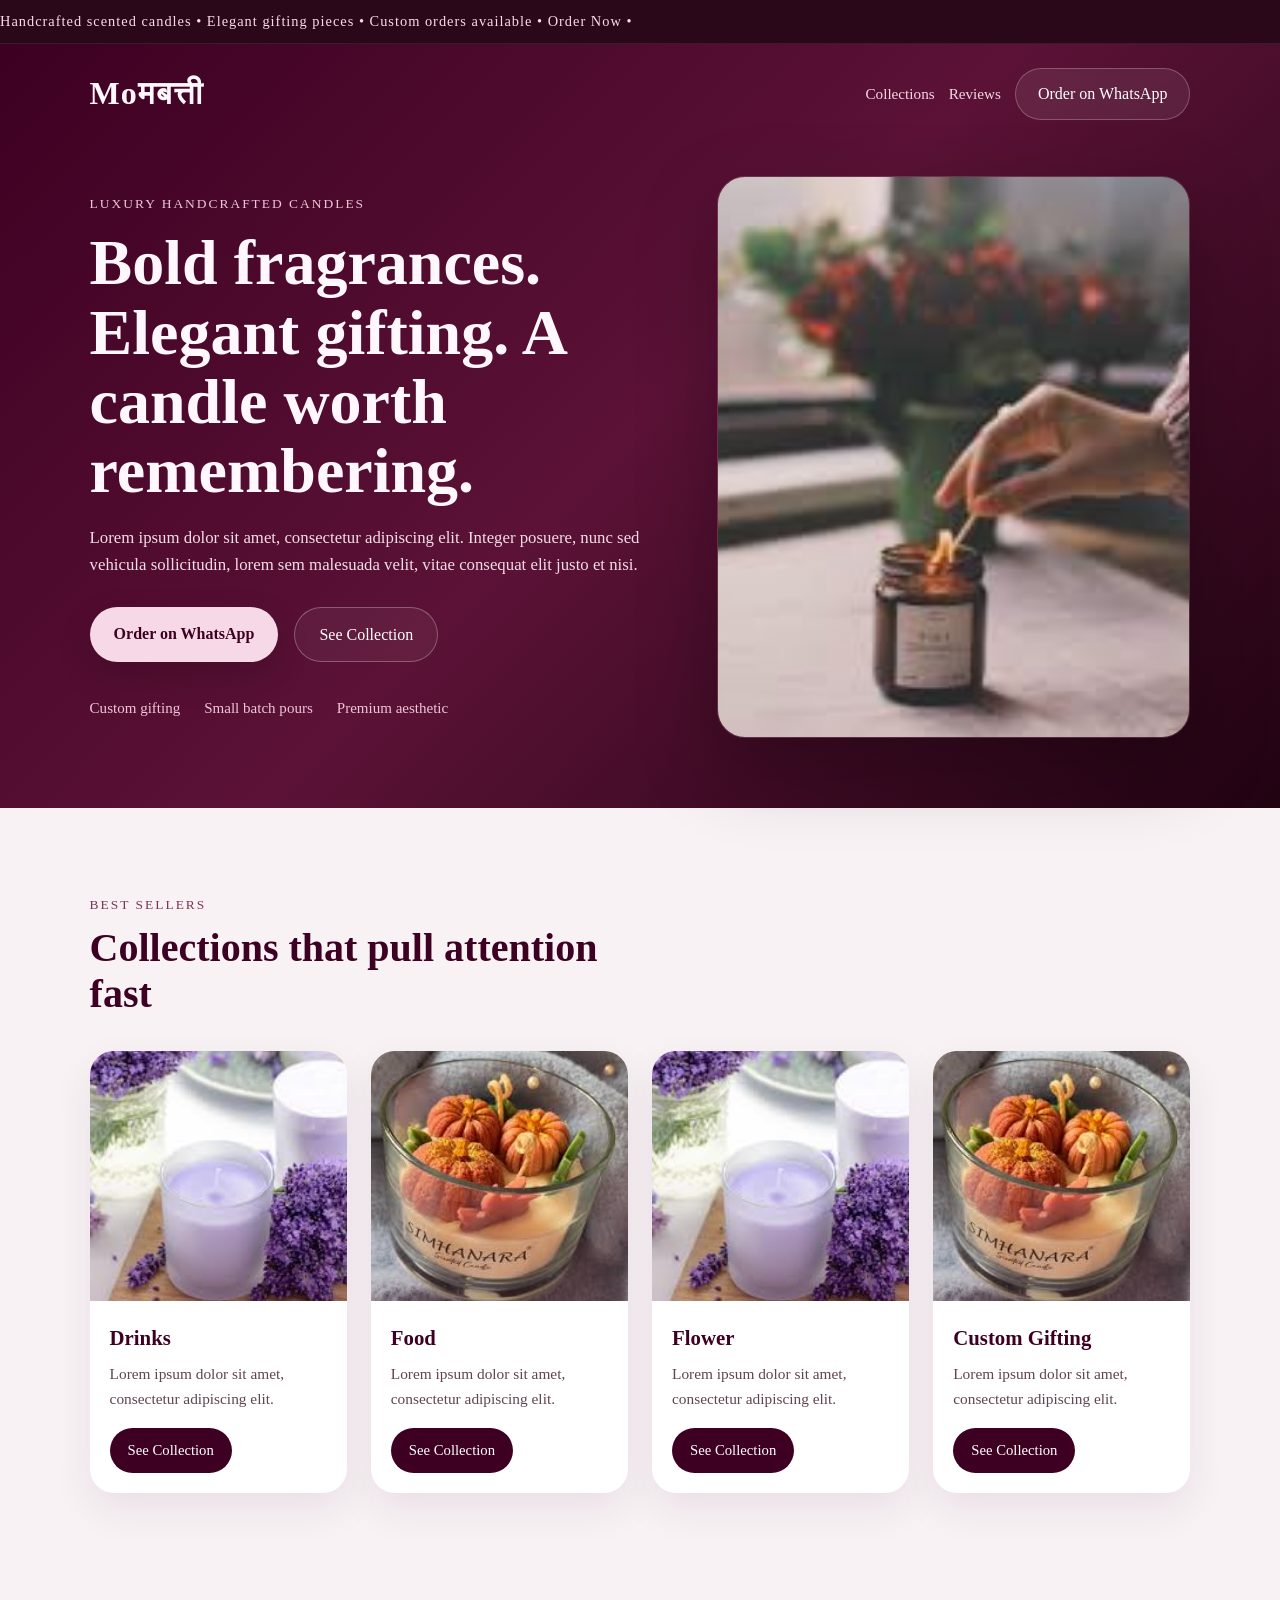
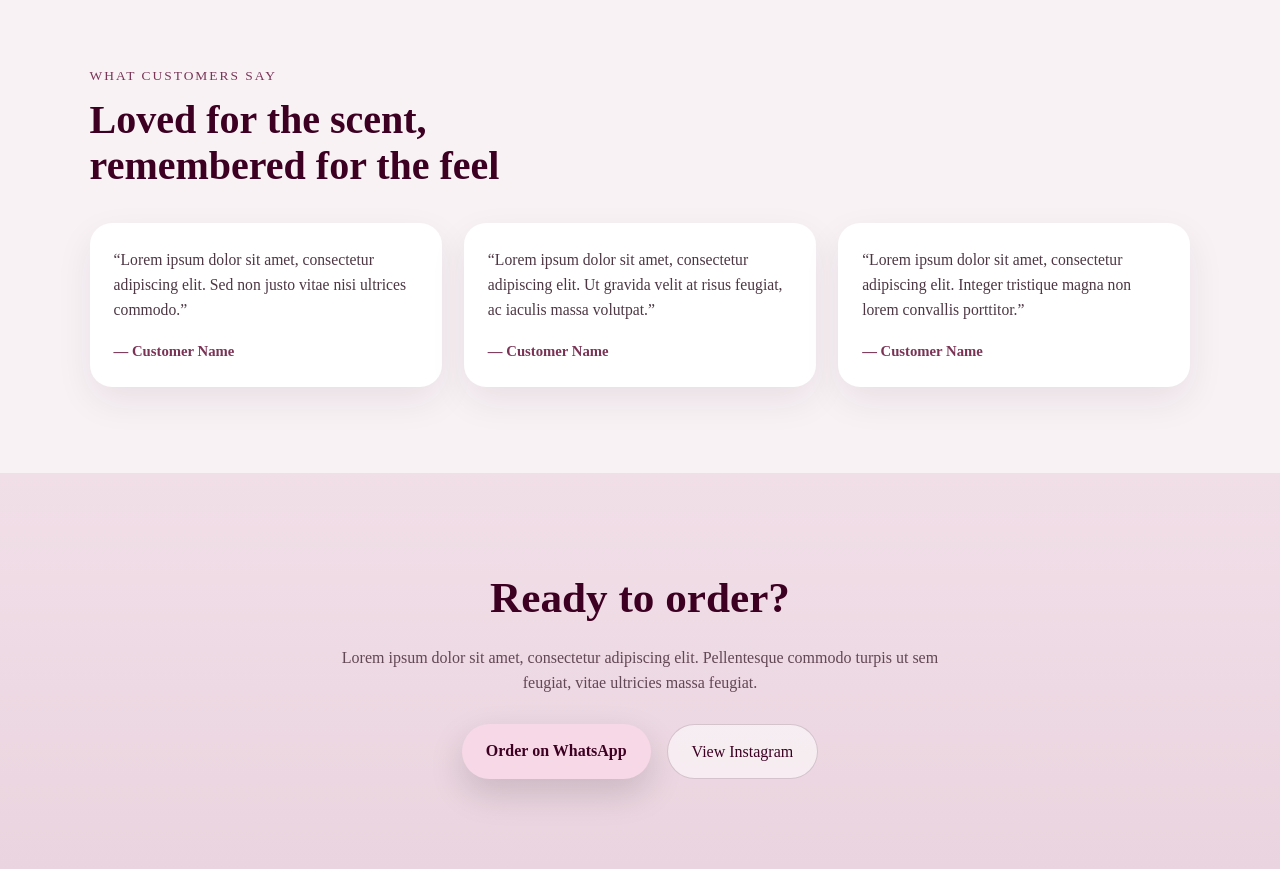
<file: index.html>
<!DOCTYPE html>
<html lang="en">
<head>
  <meta charset="UTF-8" />
  <meta name="viewport" content="width=device-width, initial-scale=1.0" />
  <title>Moमबत्ती | Premium Candles</title>
  <style>
    * { margin: 0; padding: 0; box-sizing: border-box; }
    html { scroll-behavior: smooth; }
    body {
      font-family: Georgia, "Times New Roman", serif;
      background: #f8f2f5;
      color: #2a1020;
      line-height: 1.6;
    }
    a { text-decoration: none; }
    img { display: block; width: 100%; }

    .top-strip {
      background: #2a0719;
      color: #f8dce9;
      overflow: hidden;
      white-space: nowrap;
      border-bottom: 1px solid rgba(255,255,255,0.08);
    }
   .top-strip-track {
  display: inline-block;
  padding: 10px 0;
  animation: moveStrip 3s linear infinite alternate;
  font-size: 0.9rem;
  letter-spacing: 1px;
}
@keyframes moveStrip {
  from {
    transform: translateX(0%);
  }
  to {
    transform: translateX(-50%);
  }
} 

    .hero {
      background: linear-gradient(135deg, #3D0022 0%, #5b1236 50%, #210312 100%);
      color: #fff7fb;
      padding: 24px 7% 70px;
    }
    .navbar {
      display: flex;
      justify-content: space-between;
      align-items: center;
      gap: 20px;
      margin-bottom: 56px;
    }
    .logo {
      font-size: 2rem;
      font-weight: 700;
      letter-spacing: 1px;
    }
    .nav-links {
      display: flex;
      gap: 14px;
      flex-wrap: wrap;
      align-items: center;
    }
    .nav-link, .nav-btn, .primary-btn, .secondary-btn, .card-btn {
      border-radius: 999px;
      transition: 0.3s ease;
      display: inline-block;
    }
    .nav-link {
      color: #f4d8e5;
      font-size: 0.95rem;
      padding: 8px 0;
    }
    .nav-btn {
      padding: 12px 22px;
      border: 1px solid rgba(255,255,255,0.24);
      color: #fff;
      background: rgba(255,255,255,0.08);
      backdrop-filter: blur(8px);
    }
    .nav-btn:hover { background: rgba(255,255,255,0.16); }

    .hero-main {
      display: grid;
      grid-template-columns: 1.1fr 0.9fr;
      gap: 48px;
      align-items: center;
    }
    .tag {
      font-size: 0.84rem;
      text-transform: uppercase;
      letter-spacing: 2px;
      color: #efc6d9;
      margin-bottom: 14px;
    }
    .hero-text h1 {
      font-size: 4rem;
      line-height: 1.08;
      margin-bottom: 20px;
      max-width: 680px;
    }
    .brief {
      max-width: 560px;
      font-size: 1.05rem;
      color: #f5dde8;
      margin-bottom: 28px;
    }
    .hero-actions {
      display: flex;
      gap: 16px;
      flex-wrap: wrap;
      margin-bottom: 34px;
    }
    .primary-btn {
      padding: 14px 24px;
      background: #f7d8e6;
      color: #3D0022;
      font-weight: 700;
      box-shadow: 0 14px 35px rgba(0,0,0,0.15);
    }
    .primary-btn:hover { transform: translateY(-2px); }
    .secondary-btn {
      padding: 14px 24px;
      color: #fff;
      border: 1px solid rgba(255,255,255,0.28);
      background: rgba(255,255,255,0.05);
    }
    .secondary-btn:hover { background: rgba(255,255,255,0.12); }

    .hero-points {
      display: flex;
      gap: 24px;
      flex-wrap: wrap;
      color: #efc6d9;
      font-size: 0.94rem;
    }
    .hero-image-wrap {
      position: relative;
    }
    .hero-image {
      border-radius: 28px;
      overflow: hidden;
      box-shadow: 0 30px 80px rgba(0,0,0,0.28);
      border: 1px solid rgba(255,255,255,0.14);
      position: relative;
    }
    .hero-image img {
      height: 560px;
      object-fit: cover;
    }
    .hero-image::after {
      content: "";
      position: absolute;
      inset: 0;
      background: linear-gradient(180deg, rgba(255,255,255,0.18), transparent 32%, rgba(61,0,34,0.1));
      pointer-events: none;
    }
    .hero-badge {
      position: absolute;
      left: -18px;
      bottom: 26px;
      background: rgba(255,255,255,0.92);
      color: #3D0022;
      padding: 14px 18px;
      border-radius: 18px;
      box-shadow: 0 20px 40px rgba(0,0,0,0.18);
      font-size: 0.9rem;
      max-width: 210px;
    }

    .section {
      padding: 86px 7%;
    }
    .section-head {
      display: flex;
      justify-content: space-between;
      align-items: end;
      gap: 20px;
      flex-wrap: wrap;
      margin-bottom: 34px;
    }
    .mini-title {
      text-transform: uppercase;
      letter-spacing: 2px;
      font-size: 0.84rem;
      color: #7a3355;
      margin-bottom: 10px;
    }
    .section-head h2 {
      font-size: 2.5rem;
      line-height: 1.15;
      color: #3D0022;
      max-width: 560px;
    }
    .section-copy {
      max-width: 380px;
      color: #6b4d5d;
    }

    .product-grid {
      display: grid;
      grid-template-columns: repeat(4, 1fr);
      gap: 24px;
    }
    .card {
      background: #fff;
      border-radius: 24px;
      overflow: hidden;
      box-shadow: 0 16px 40px rgba(61,0,34,0.08);
      transition: transform 0.35s ease, box-shadow 0.35s ease;
    }
    .card:hover {
      transform: translateY(-6px);
      box-shadow: 0 22px 48px rgba(61,0,34,0.14);
    }
    .card-image {
      height: 250px;
      overflow: hidden;
      position: relative;
    }
    .card-image img {
      height: 100%;
      object-fit: cover;
      transition: transform 0.5s ease;
    }
    .card:hover .card-image img { transform: scale(1.08); }
    .card-image::after {
      content: "";
      position: absolute;
      inset: 0;
      background: linear-gradient(180deg, transparent 45%, rgba(61,0,34,0.22));
    }
    .card-content { padding: 20px; }
    .card h3 {
      font-size: 1.3rem;
      color: #3D0022;
      margin-bottom: 8px;
    }
    .card p {
      color: #604452;
      font-size: 0.96rem;
      margin-bottom: 16px;
    }
    .card-btn {
      background: #3D0022;
      color: #fff;
      padding: 11px 18px;
      font-size: 0.92rem;
    }
    .card-btn:hover { background: #5f153b; }

    .reviews-wrap {
      display: grid;
      grid-template-columns: repeat(3, 1fr);
      gap: 22px;
    }
    .review-card {
      background: #fff;
      padding: 24px;
      border-radius: 22px;
      box-shadow: 0 14px 36px rgba(61,0,34,0.08);
    }
    .review-card p {
      color: #4e3743;
      margin-bottom: 16px;
      font-size: 0.98rem;
    }
    .review-card span {
      color: #7a3355;
      font-size: 0.92rem;
      font-weight: 700;
    }

    .cta {
      padding: 90px 7%;
      text-align: center;
      background: linear-gradient(180deg, #f1dfe8 0%, #ead4df 100%);
    }
    .cta h2 {
      font-size: 2.7rem;
      color: #3D0022;
      margin-bottom: 12px;
    }
    .cta p {
      max-width: 620px;
      margin: 0 auto 28px;
      color: #624754;
    }
    .cta-buttons {
      display: flex;
      justify-content: center;
      gap: 16px;
      flex-wrap: wrap;
    }
    .cta .secondary-btn {
      color: #3D0022;
      border-color: rgba(61,0,34,0.18);
      background: rgba(255,255,255,0.55);
    }

    @media (max-width: 1100px) {
      .hero-main { grid-template-columns: 1fr; }
      .hero-text h1 { font-size: 3.2rem; }
      .hero-image img { height: 460px; }
      .product-grid { grid-template-columns: repeat(2, 1fr); }
      .reviews-wrap { grid-template-columns: 1fr; }
    }
    @media (max-width: 700px) {
      .hero, .section, .cta { padding-left: 6%; padding-right: 6%; }
      .navbar { flex-direction: column; align-items: flex-start; }
      .hero-text h1 { font-size: 2.4rem; }
      .section-head h2 { font-size: 2rem; }
      .product-grid { grid-template-columns: 1fr; }
      .hero-image img { height: 380px; }
      .hero-badge { position: static; margin-top: 14px; }
    }
  </style>
</head>
<body>
  <div class="top-strip">
    <div class="top-strip-track">
      Handcrafted scented candles • Elegant gifting pieces • Custom orders available • Order Now • 
    </div>
  </div>

  <section class="hero">
    <nav class="navbar">
      <div class="logo">Moमबत्ती</div>
      <div class="nav-links">
        <a href="#collections" class="nav-link">Collections</a>
        <a href="#reviews" class="nav-link">Reviews</a>
        <a href="https://wa.me/91XXXXXXXXXX?text=Hi%20Mo%E0%A4%AE%E0%A4%AC%E0%A4%A4%E0%A5%8D%E0%A4%A4%E0%A5%80%2C%20I%20want%20to%20place%20an%20order." class="nav-btn" target="_blank">Order on WhatsApp</a>
      </div>
    </nav>

    <div class="hero-main">
      <div class="hero-text">
        <p class="tag">Luxury handcrafted candles</p>
        <h1>Bold fragrances. Elegant gifting. A candle worth remembering.</h1>
        <p class="brief">Lorem ipsum dolor sit amet, consectetur adipiscing elit. Integer posuere, nunc sed vehicula sollicitudin, lorem sem malesuada velit, vitae consequat elit justo et nisi.</p>
        <div class="hero-actions">
          <a class="primary-btn" href="https://wa.me/91XXXXXXXXXX?text=Hi%20Mo%E0%A4%AE%E0%A4%AC%E0%A4%A4%E0%A5%8D%E0%A4%A4%E0%A5%80%2C%20I%20want%20to%20place%20an%20order." target="_blank">Order on WhatsApp</a>
          <a class="secondary-btn" href="#collections">See Collection</a>
        </div>
        <div class="hero-points">
          <span>Custom gifting</span>
          <span>Small batch pours</span>
          <span>Premium aesthetic</span>
        </div>
      </div>

      <div class="hero-image-wrap">
        <div class="hero-image">
          <img src="candle.jpeg" alt="Premium candle" />
    </div>
  </section>

  <section class="section" id="collections">
    <div class="section-head">
      <div>
        <p class="mini-title">Best sellers</p>
        <h2>Collections that pull attention fast</h2>
      </div>
    </div>

    <div class="product-grid">
      <div class="card">
        <div class="card-image"><img src="lavender.jpeg" alt="Drinks collection" /></div>
        <div class="card-content">
          <h3>Drinks</h3>
          <p>Lorem ipsum dolor sit amet, consectetur adipiscing elit.</p>
          <a class="card-btn" href="drinks.html">See Collection</a>
        </div>
      </div>

      <div class="card">
        <div class="card-image"><img src="citrus.jpeg" alt="Food collection" /></div>
        <div class="card-content">
          <h3>Food</h3>
          <p>Lorem ipsum dolor sit amet, consectetur adipiscing elit.</p>
          <a class="card-btn" href="food.html">See Collection</a>
        </div>
      </div>

      <div class="card">
        <div class="card-image"><img src="lavender.jpeg" alt="Flower collection" /></div>
        <div class="card-content">
          <h3>Flower</h3>
          <p>Lorem ipsum dolor sit amet, consectetur adipiscing elit.</p>
          <a class="card-btn" href="flowers.html">See Collection</a>
        </div>
      </div>

      <div class="card">
        <div class="card-image"><img src="citrus.jpeg" alt="Custom gifting collection" /></div>
        <div class="card-content">
          <h3>Custom Gifting</h3>
          <p>Lorem ipsum dolor sit amet, consectetur adipiscing elit.</p>
          <a class="card-btn" href="custom.html">See Collection</a>
        </div>
      </div>
    </div>
  </section>

  <section class="section" id="reviews">
    <div class="section-head">
      <div>
        <p class="mini-title">What customers say</p>
        <h2>Loved for the scent, remembered for the feel</h2>
      </div>
    </div>

    <div class="reviews-wrap">
      <div class="review-card">
        <p>“Lorem ipsum dolor sit amet, consectetur adipiscing elit. Sed non justo vitae nisi ultrices commodo.”</p>
        <span>— Customer Name</span>
      </div>
      <div class="review-card">
        <p>“Lorem ipsum dolor sit amet, consectetur adipiscing elit. Ut gravida velit at risus feugiat, ac iaculis massa volutpat.”</p>
        <span>— Customer Name</span>
      </div>
      <div class="review-card">
        <p>“Lorem ipsum dolor sit amet, consectetur adipiscing elit. Integer tristique magna non lorem convallis porttitor.”</p>
        <span>— Customer Name</span>
      </div>
    </div>
  </section>

  <section class="cta">
    <h2>Ready to order?</h2>
    <p>Lorem ipsum dolor sit amet, consectetur adipiscing elit. Pellentesque commodo turpis ut sem feugiat, vitae ultricies massa feugiat.</p>
    <div class="cta-buttons">
      <a class="primary-btn" href="https://wa.me/91XXXXXXXXXX?text=Hi%20Mo%E0%A4%AE%E0%A4%AC%E0%A4%A4%E0%A5%8D%E0%A4%A4%E0%A5%80%2C%20I%20want%20to%20place%20an%20order." target="_blank">Order on WhatsApp</a>
      <a class="secondary-btn" href="https://instagram.com/yourusername" target="_blank">View Instagram</a>
    </div>
  </section>
</body>
</html>
</file>
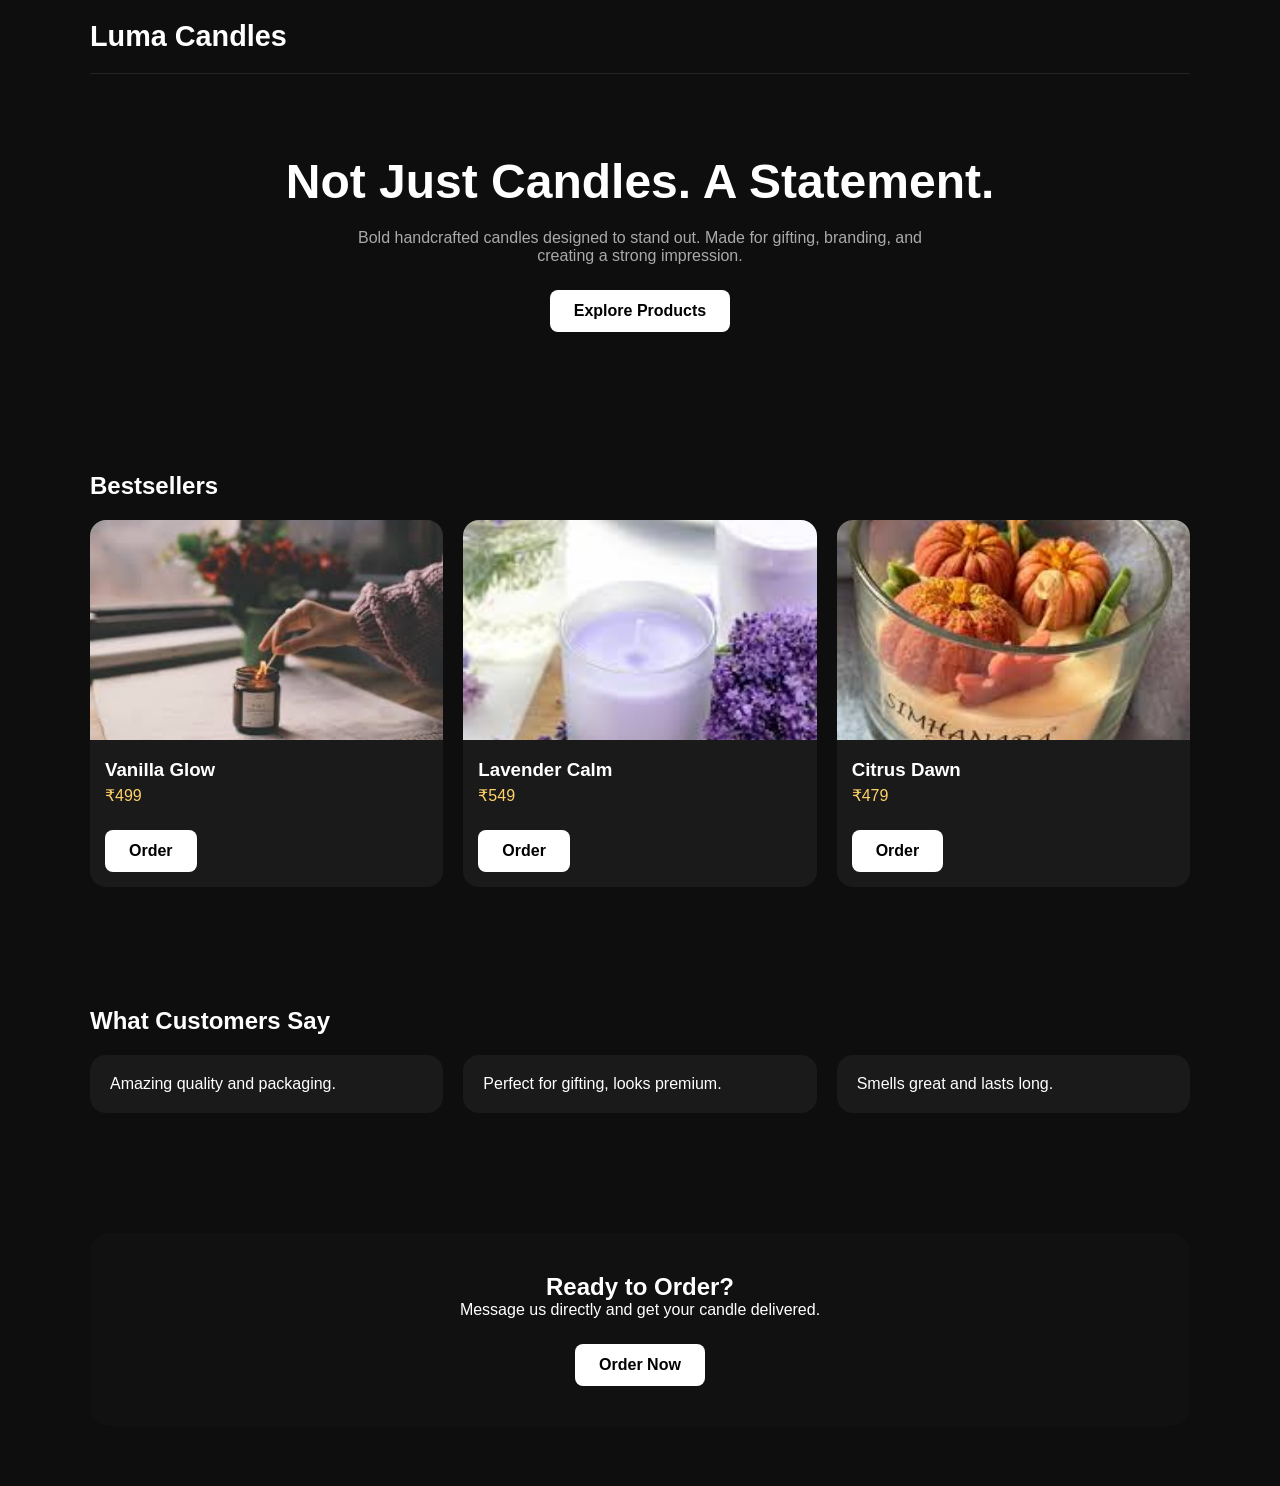
<file: home.html>
<!DOCTYPE html>
<html lang="en">
<head>
  <meta charset="UTF-8" />
  <meta name="viewport" content="width=device-width, initial-scale=1.0" />
  <title>Moमबत्ती</title>
  <style>
    *{margin:0;padding:0;box-sizing:border-box}
    body{font-family:Arial, sans-serif;background:#0e0e0e;color:#fff}
    .container{width:min(1100px,92%);margin:auto}

    header{padding:20px 0;border-bottom:1px solid #222}
    header h1{font-size:1.8rem}

    .hero{padding:80px 0;text-align:center}
    .hero h2{font-size:3rem;margin-bottom:20px}
    .hero p{color:#aaa;max-width:600px;margin:auto}

    .btn{display:inline-block;margin-top:25px;padding:12px 24px;background:#fff;color:#000;text-decoration:none;border-radius:8px;font-weight:bold}

    section{padding:60px 0}

    .products{display:grid;grid-template-columns:repeat(3,1fr);gap:20px}
    .card{background:#1a1a1a;border-radius:16px;overflow:hidden}
    .card img{width:100%;height:220px;object-fit:cover}
    .card-content{padding:15px}

    .price{color:#ffd369;margin-top:5px}

    .reviews{display:grid;grid-template-columns:repeat(3,1fr);gap:20px}
    .review{background:#1a1a1a;padding:20px;border-radius:16px}

    .cta{background:#111;padding:40px;text-align:center;border-radius:20px}

    @media(max-width:900px){
      .products,.reviews{grid-template-columns:1fr}
      .hero h2{font-size:2rem}
    }
  </style>
</head>
<body>

<header class="container">
  <h1>Luma Candles</h1>
</header>

<section class="hero container">
  <h2>Not Just Candles. A Statement.</h2>
  <p>Bold handcrafted candles designed to stand out. Made for gifting, branding, and creating a strong impression.</p>
  <a class="btn" href="#products">Explore Products</a>
</section>

<section id="products" class="container">
  <h2 style="margin-bottom:20px">Bestsellers</h2>
  <div class="products">

    <div class="card">
      <img src="candle.jpeg" />
      <div class="card-content">
        <h3>Vanilla Glow</h3>
        <p class="price">₹499</p>
        <a class="btn" href="https://wa.me/918563049049">Order</a>
      </div>
    </div>

    <div class="card">
      <img src="lavender.jpeg" />
      <div class="card-content">
        <h3>Lavender Calm</h3>
        <p class="price">₹549</p>
        <a class="btn" href="https://wa.me/918563049049">Order</a>
      </div>
    </div>

    <div class="card">
      <img src="citrus.jpeg" />
      <div class="card-content">
        <h3>Citrus Dawn</h3>
        <p class="price">₹479</p>
        <a class="btn" href="https://wa.me/918563049049">Order</a>
      </div>
    </div>

  </div>
</section>

<section class="container">
  <h2 style="margin-bottom:20px">What Customers Say</h2>
  <div class="reviews">
    <div class="review">Amazing quality and packaging.</div>
    <div class="review">Perfect for gifting, looks premium.</div>
    <div class="review">Smells great and lasts long.</div>
  </div>
</section>

<section class="container">
  <div class="cta">
    <h2>Ready to Order?</h2>
    <p>Message us directly and get your candle delivered.</p>
    <a class="btn" href="https://wa.me/918563049049">Order Now</a>
  </di
</file>
